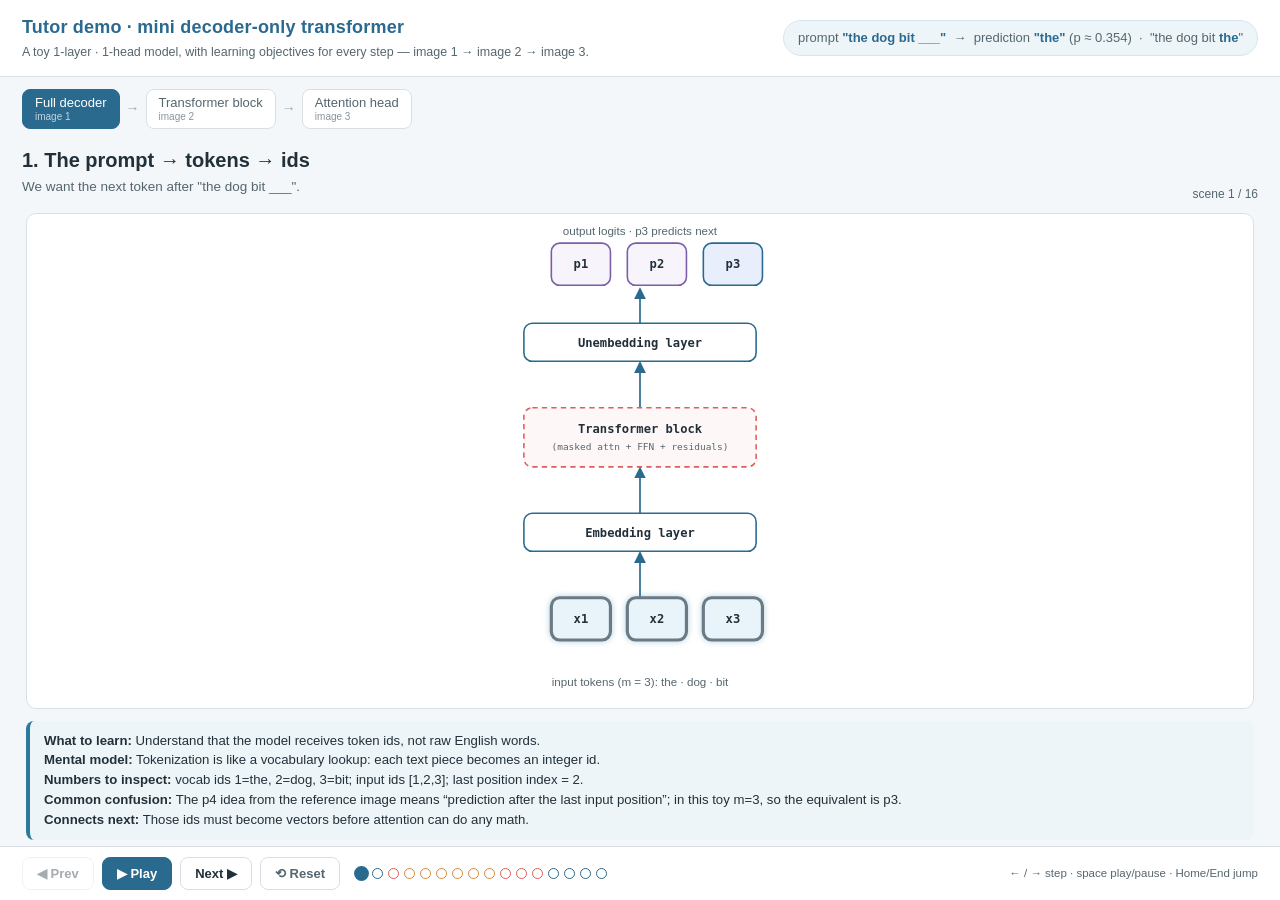
<file: module2-llm-internals/mini-decoder-demo-tutor/index.html>
<!DOCTYPE html>
<html lang="en">
<head>
  <meta charset="utf-8" />
  <meta name="viewport" content="width=device-width, initial-scale=1" />
  <title>Tutor demo — mini decoder-only transformer — "the dog bit ___"</title>
  <link rel="stylesheet" href="./styles.css" />
</head>
<body>
  <header class="topbar">
    <div class="brand">
      <h1>Tutor demo · mini decoder-only transformer</h1>
      <p class="tag">A toy 1-layer · 1-head model, with learning objectives for every step — image&nbsp;1 → image&nbsp;2 → image&nbsp;3.</p>
    </div>
    <div id="headline" class="headline"></div>
  </header>

  <nav id="crumbs" class="crumbs" aria-label="breadcrumbs"></nav>

  <main class="scene">
    <div class="scene-head">
      <div>
        <h2 id="scene-title"></h2>
        <p id="scene-subtitle" class="subtitle"></p>
      </div>
      <span id="counter" class="counter"></span>
    </div>
    <section id="stage" class="stage"></section>
  </main>

  <footer class="controls">
    <div class="btns">
      <button id="prev" class="btn">◀ Prev</button>
      <button id="play" class="btn primary">▶ Play</button>
      <button id="next" class="btn">Next ▶</button>
      <button id="reset" class="btn ghost">⟲ Reset</button>
    </div>
    <div id="dots" class="dots" aria-label="scene selector"></div>
    <div class="keyhint">← / → step · space play/pause · Home/End jump</div>
  </footer>

  <script type="module" src="./app.js"></script>
</body>
</html>
</file>
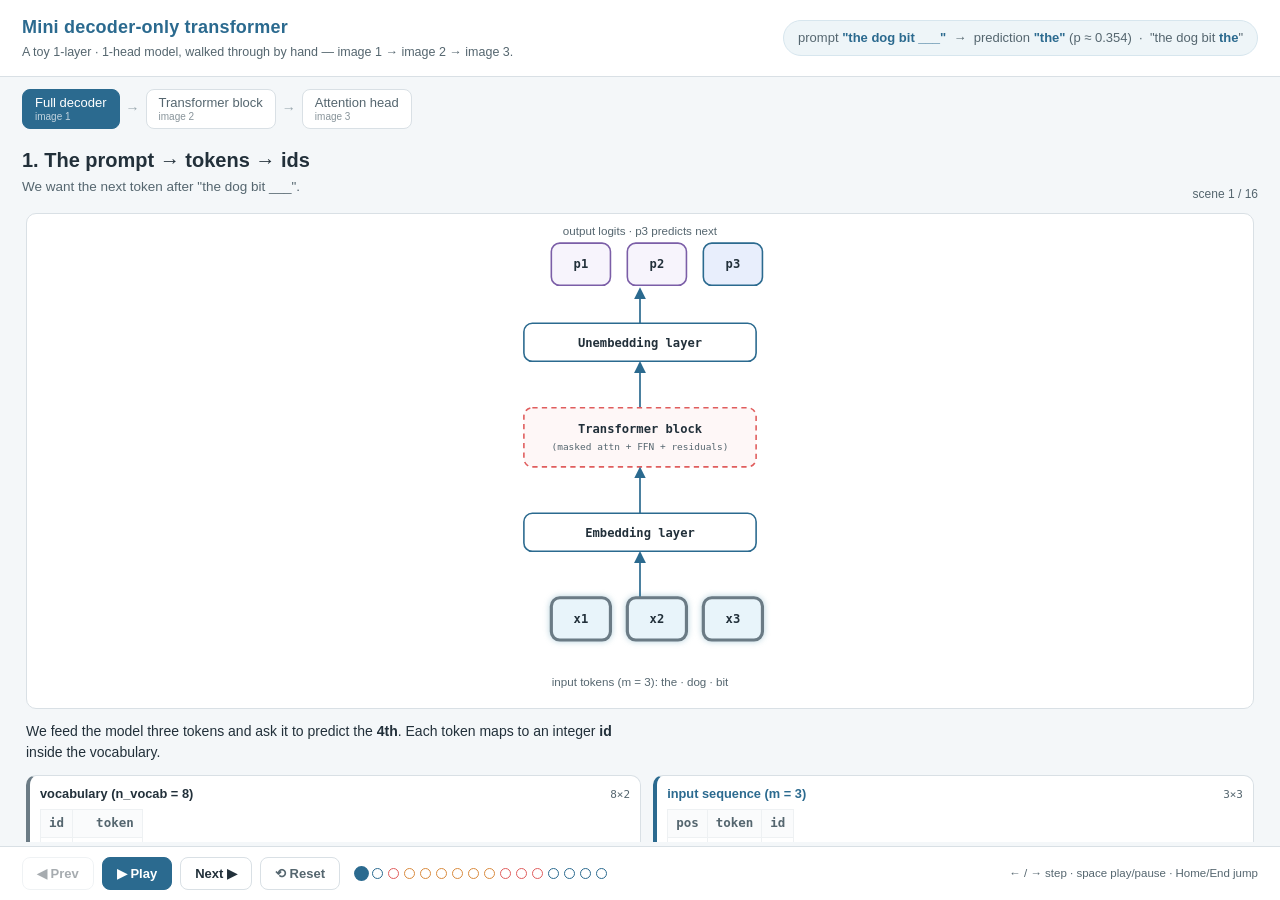
<file: module2-llm-internals/mini-decoder-demo/index.html>
<!DOCTYPE html>
<html lang="en">
<head>
  <meta charset="utf-8" />
  <meta name="viewport" content="width=device-width, initial-scale=1" />
  <title>Mini decoder-only transformer — "the dog bit ___"</title>
  <link rel="stylesheet" href="./styles.css" />
</head>
<body>
  <header class="topbar">
    <div class="brand">
      <h1>Mini decoder-only transformer</h1>
      <p class="tag">A toy 1-layer · 1-head model, walked through by hand — image&nbsp;1 → image&nbsp;2 → image&nbsp;3.</p>
    </div>
    <div id="headline" class="headline"></div>
  </header>

  <nav id="crumbs" class="crumbs" aria-label="breadcrumbs"></nav>

  <main class="scene">
    <div class="scene-head">
      <div>
        <h2 id="scene-title"></h2>
        <p id="scene-subtitle" class="subtitle"></p>
      </div>
      <span id="counter" class="counter"></span>
    </div>
    <section id="stage" class="stage"></section>
  </main>

  <footer class="controls">
    <div class="btns">
      <button id="prev" class="btn">◀ Prev</button>
      <button id="play" class="btn primary">▶ Play</button>
      <button id="next" class="btn">Next ▶</button>
      <button id="reset" class="btn ghost">⟲ Reset</button>
    </div>
    <div id="dots" class="dots" aria-label="scene selector"></div>
    <div class="keyhint">← / → step · space play/pause · Home/End jump</div>
  </footer>

  <script type="module" src="./app.js"></script>
</body>
</html>
</file>
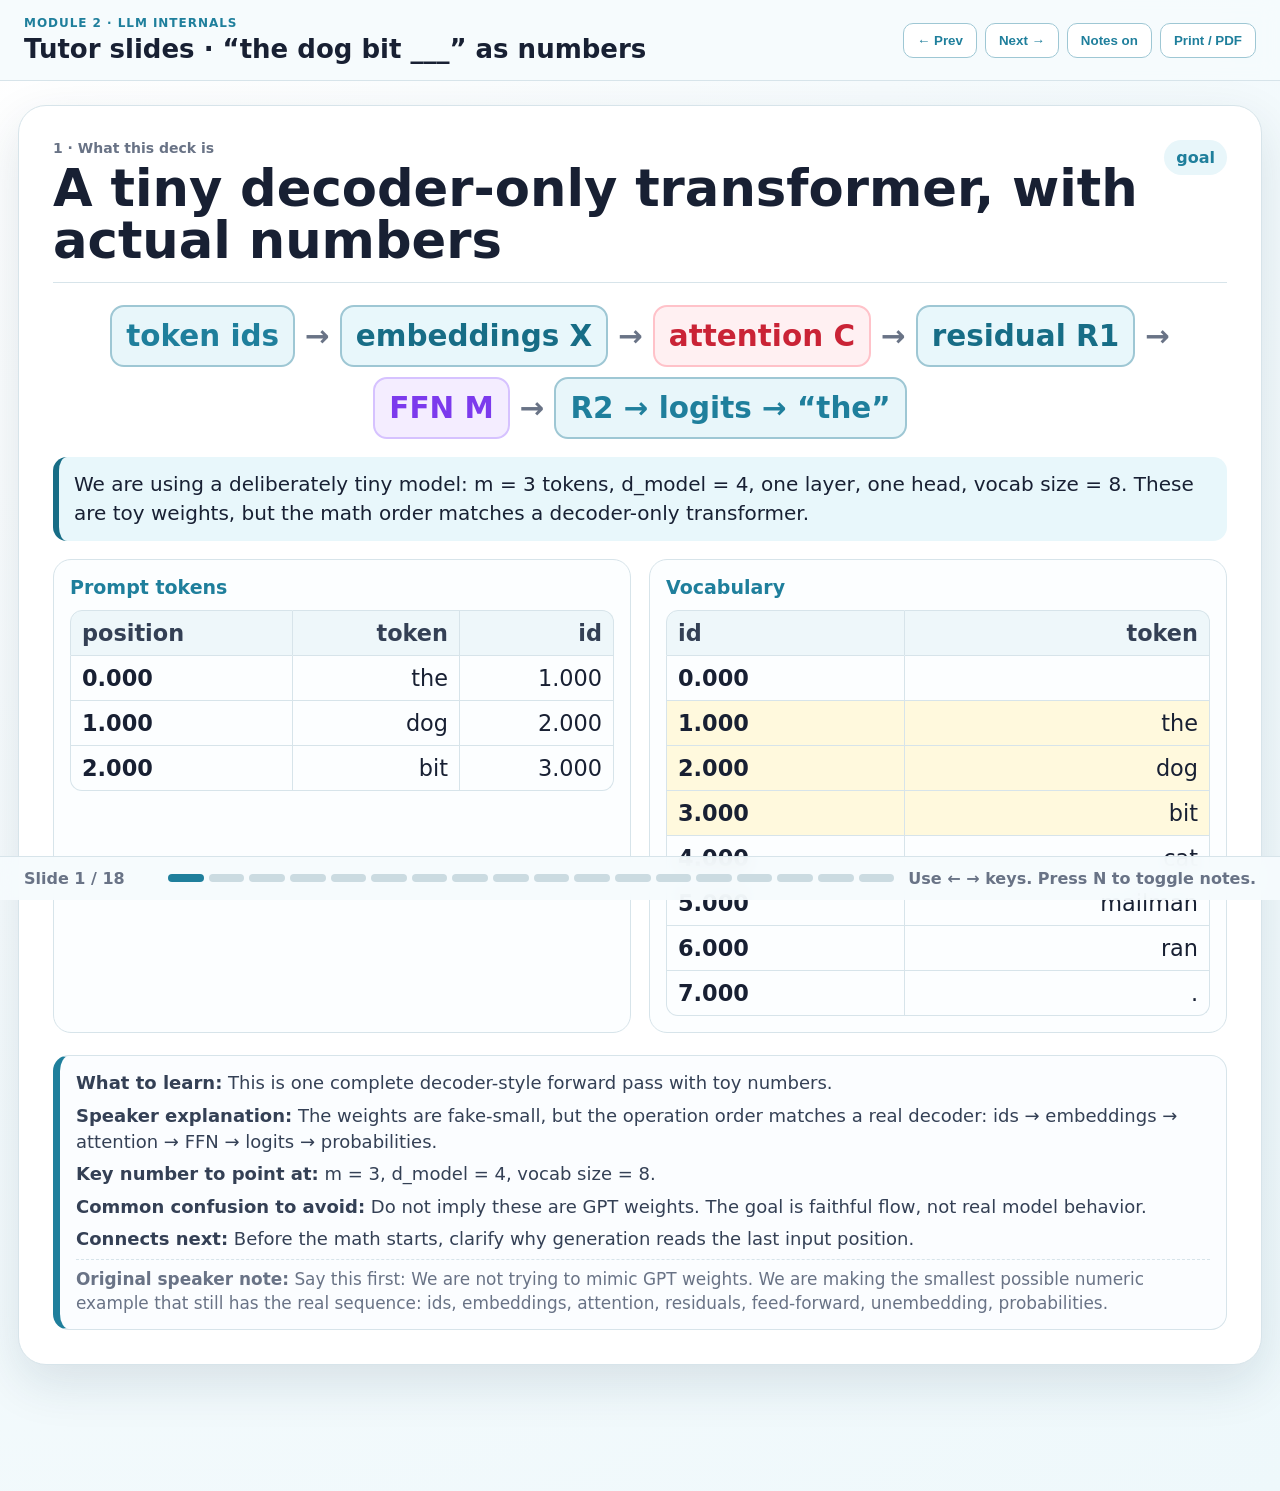
<file: module2-llm-internals/mini-decoder-number-slides-tutor/index.html>
<!doctype html>
<html lang="en">
<head>
  <meta charset="utf-8" />
  <meta name="viewport" content="width=device-width, initial-scale=1" />
  <title>Tutor Number Slideshow · Toy Decoder Transformer</title>
  <link rel="stylesheet" href="./styles.css" />
</head>
<body>
  <header class="topbar">
    <div>
      <div class="eyebrow">Module 2 · LLM internals</div>
      <h1>Tutor slides · “the dog bit ___” as numbers</h1>
    </div>
    <div class="controls" aria-label="slideshow controls">
      <button id="prevBtn" type="button">← Prev</button>
      <button id="nextBtn" type="button">Next →</button>
      <button id="notesBtn" type="button" aria-pressed="true">Notes on</button>
      <button id="printBtn" type="button">Print / PDF</button>
    </div>
  </header>

  <main id="deck" class="deck" aria-live="polite"></main>

  <footer class="statusbar">
    <div id="progressText">Slide 1</div>
    <div id="rail" class="rail" aria-hidden="true"></div>
    <div class="help">Use ← → keys. Press N to toggle notes.</div>
  </footer>

  <script type="module" src="./slides.js"></script>
</body>
</html>
</file>
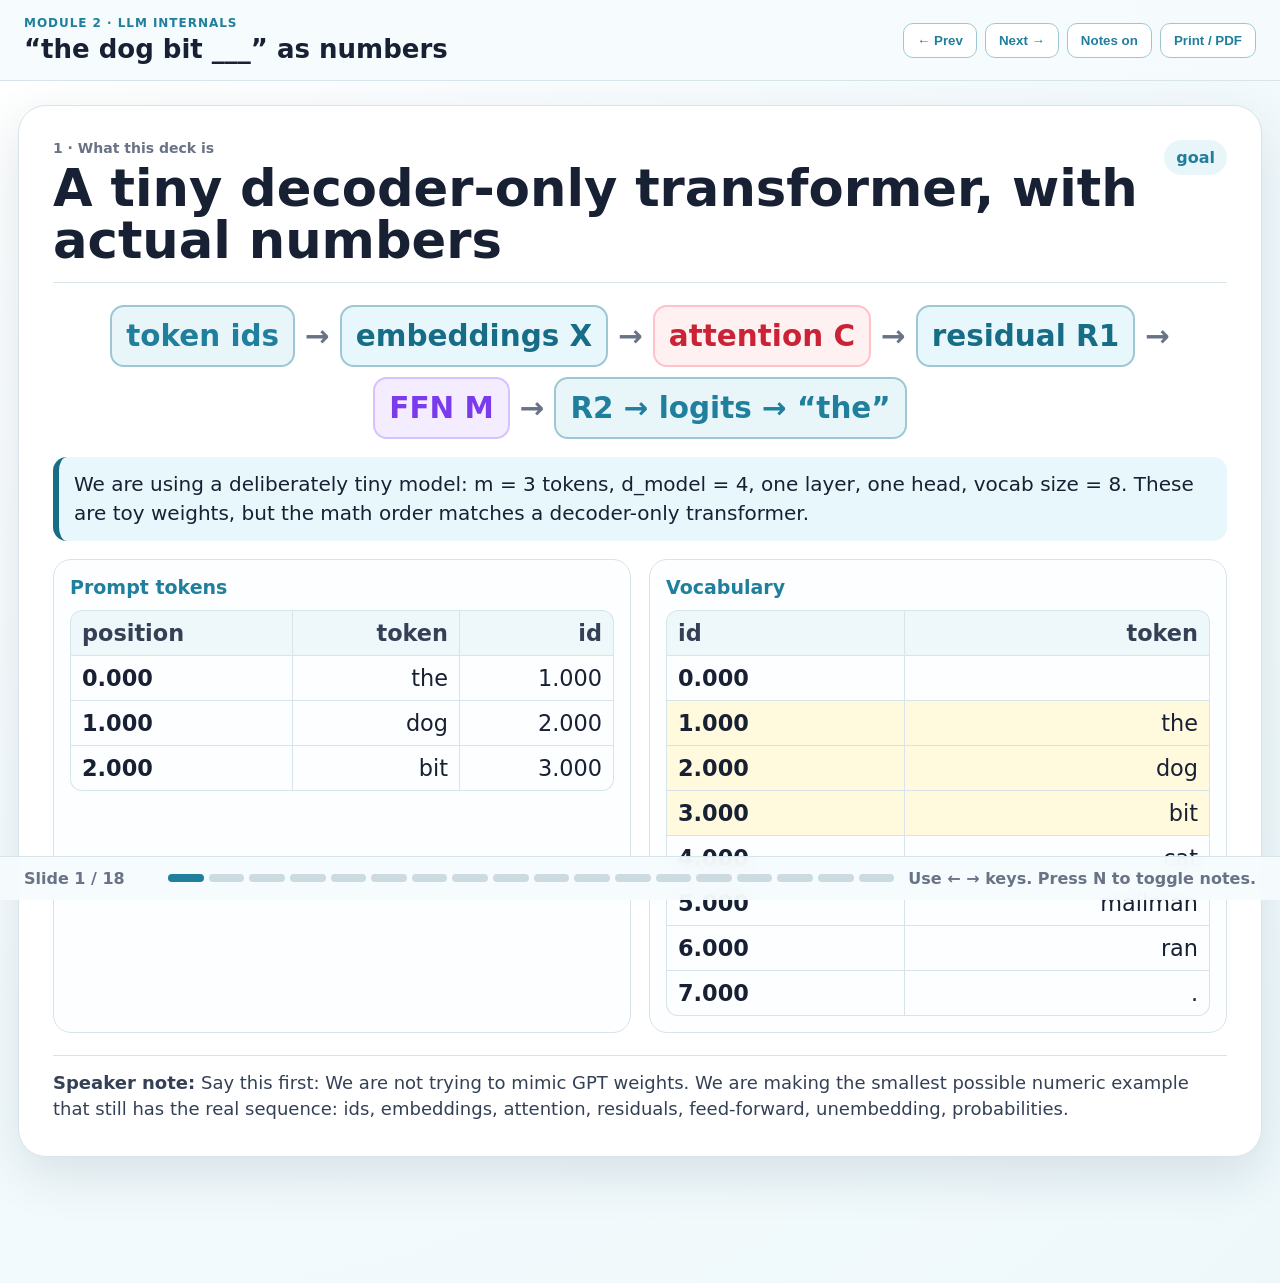
<file: module2-llm-internals/mini-decoder-number-slides/index.html>
<!doctype html>
<html lang="en">
<head>
  <meta charset="utf-8" />
  <meta name="viewport" content="width=device-width, initial-scale=1" />
  <title>Number Slideshow · Toy Decoder Transformer</title>
  <link rel="stylesheet" href="./styles.css" />
</head>
<body>
  <header class="topbar">
    <div>
      <div class="eyebrow">Module 2 · LLM internals</div>
      <h1>“the dog bit ___” as numbers</h1>
    </div>
    <div class="controls" aria-label="slideshow controls">
      <button id="prevBtn" type="button">← Prev</button>
      <button id="nextBtn" type="button">Next →</button>
      <button id="notesBtn" type="button" aria-pressed="true">Notes on</button>
      <button id="printBtn" type="button">Print / PDF</button>
    </div>
  </header>

  <main id="deck" class="deck" aria-live="polite"></main>

  <footer class="statusbar">
    <div id="progressText">Slide 1</div>
    <div id="rail" class="rail" aria-hidden="true"></div>
    <div class="help">Use ← → keys. Press N to toggle notes.</div>
  </footer>

  <script type="module" src="./slides.js"></script>
</body>
</html>
</file>
<file: module2-llm-internals/mini-decoder-demo-tutor/styles.css>
/* styles.css — palette matched to the module diagrams (image 1/2/3) */
:root {
  --ink: #22303a;
  --ink-soft: #55666f;
  --line: #d9e0e5;
  --bg: #f4f7f9;
  --card: #ffffff;

  --embed: #2b7a9b;   /* blue/teal — residual / embedding / active path */
  --resid: #2b6a8f;
  --q: #e05d5d;       /* red — query / attention */
  --k: #2f8fb0;       /* teal — key */
  --v: #3f9b6a;       /* green — value */
  --score: #d98a3d;   /* orange — scores / attention matrix */
  --attn: #e07a9a;    /* pink — attention weights / context */
  --ffn: #7b5ea7;     /* purple — feed-forward */
  --out: #7b5ea7;     /* purple — output / logits */
  --tok: #6b7b85;     /* grey — tokens */
  --omit: #9aa7ae;    /* grey dashed — omitted real-world features */
}

* { box-sizing: border-box; }
html, body { height: 100%; }
body {
  margin: 0;
  font: 14px/1.5 -apple-system, BlinkMacSystemFont, "Segoe UI", Roboto, Helvetica, Arial, sans-serif;
  color: var(--ink);
  background: var(--bg);
  display: flex;
  flex-direction: column;
}

/* ---- top bar ---- */
.topbar {
  display: flex; align-items: center; justify-content: space-between; gap: 16px;
  padding: 14px 22px; background: #fff; border-bottom: 1px solid var(--line);
  flex-wrap: wrap;
}
.brand h1 { margin: 0; font-size: 18px; color: var(--resid); letter-spacing: .2px; }
.brand .tag { margin: 2px 0 0; font-size: 12.5px; color: var(--ink-soft); }
.headline {
  font-size: 13px; color: var(--ink-soft); background: #eef5f8;
  border: 1px solid #d7e6ee; border-radius: 999px; padding: 7px 14px;
}
.headline b { color: var(--resid); }

/* ---- breadcrumbs ---- */
.crumbs { display: flex; align-items: center; gap: 6px; padding: 12px 22px 4px; flex-wrap: wrap; }
.crumb {
  border: 1px solid var(--line); background: #fff; color: var(--ink-soft);
  border-radius: 8px; padding: 6px 12px; cursor: pointer; font-size: 13px;
  display: flex; flex-direction: column; align-items: flex-start; line-height: 1.15;
}
.crumb:hover { border-color: var(--embed); }
.crumb.on { background: var(--resid); color: #fff; border-color: var(--resid); }
.crumb-hint { font-size: 10px; opacity: .7; }
.crumb-sep { color: var(--omit); font-size: 14px; }

/* ---- scene ---- */
.scene { flex: 1; min-height: 0; display: flex; flex-direction: column; padding: 6px 22px 4px; }
.scene-head { display: flex; align-items: flex-end; justify-content: space-between; gap: 12px; }
#scene-title { margin: 6px 0 2px; font-size: 20px; color: var(--ink); }
.subtitle { margin: 0 0 6px; color: var(--ink-soft); font-size: 13.5px; }
.counter { color: var(--ink-soft); font-size: 12px; white-space: nowrap; }

.stage {
  flex: 1; min-height: 0; overflow-y: auto; padding: 10px 4px 20px;
  display: flex; flex-direction: column; gap: 12px;
}

/* ---- prose / notes / formulas / callouts ---- */
.prose { margin: 0; max-width: 78ch; }
.formula {
  font-family: "SFMono-Regular", ui-monospace, Menlo, Consolas, monospace;
  font-size: 14.5px; background: #fff; border: 1px solid var(--line);
  border-radius: 8px; padding: 10px 14px; text-align: center; color: var(--ink);
}
.note {
  border: 1px dashed var(--omit); border-radius: 8px; background: #fafbfc;
  color: var(--ink-soft); padding: 9px 13px; font-size: 12.8px; max-width: 82ch;
}
.callout { border-radius: 8px; padding: 10px 14px; font-size: 13.2px; border-left: 4px solid; }
.callout.info  { background: #eef5f8; border-color: var(--embed); }
.callout.resid { background: #eaf2f7; border-color: var(--resid); }
.callout.attn  { background: #fdeef3; border-color: var(--attn); }
.callout.ffn   { background: #f3effa; border-color: var(--ffn); }

.prow { display: flex; flex-wrap: wrap; gap: 12px; align-items: flex-start; }
.prow > * { flex: 1 1 auto; }

/* inline colored spans used in prose/formulas */
.c-q { color: var(--q); font-weight: 600; }
.c-k { color: var(--k); font-weight: 600; }
.c-v { color: var(--v); font-weight: 600; }
.c-attn { color: var(--score); font-weight: 600; }
.c-ffn { color: var(--ffn); font-weight: 600; }

/* ---- cards (matrices / vectors) ---- */
.card { background: var(--card); border: 1px solid var(--line); border-radius: 10px; padding: 8px 10px; }
.card.mat { border-left: 4px solid var(--tok); }
.card-head { display: flex; align-items: baseline; justify-content: space-between; gap: 10px; margin-bottom: 6px; }
.card-label { font-weight: 600; font-size: 12.8px; }
.shape { font-size: 11px; color: var(--ink-soft); font-family: ui-monospace, monospace; }

table { border-collapse: collapse; font-family: ui-monospace, Menlo, Consolas, monospace; font-size: 12.5px; }
.mat.small table { font-size: 11.5px; }
th, td { padding: 4px 8px; text-align: right; border: 1px solid #eef1f3; }
thead th { color: var(--ink-soft); font-weight: 600; background: #fafbfc; text-align: right; }
th.corner { background: transparent; border: none; }
th.rowlab { text-align: left; color: var(--ink-soft); font-weight: 600; background: #fafbfc; }
td.cell-text { text-align: left; color: var(--ink); }
tr.hl-row td, tr.hl-row th.rowlab { background: #eef7fb; box-shadow: inset 0 0 0 1px #bfe0ee; }
tr.pad-row td, tr.pad-row th.rowlab { color: var(--omit); background: repeating-linear-gradient(45deg,#fafbfc,#fafbfc 6px,#f1f3f5 6px,#f1f3f5 7px); }
td.cell-mask { color: var(--q); background: repeating-linear-gradient(45deg,#fff,#fff 5px,#fbeaea 5px,#fbeaea 6px); font-weight: 600; }
td.cell-zero { color: #b9c2c8; }
td.cell-neg { color: var(--q); }
td.rowsum { color: var(--attn); border: none; font-weight: 600; }

/* color accents per card kind */
.mat.embed, .vec.resid, .mat.resid { border-left-color: var(--resid); }
.mat.q { border-left-color: var(--q); }
.mat.k { border-left-color: var(--k); }
.mat.v { border-left-color: var(--v); }
.mat.score { border-left-color: var(--score); }
.mat.attn { border-left-color: var(--attn); }
.mat.ffn { border-left-color: var(--ffn); }
.mat.out { border-left-color: var(--out); }
.mat.plain { border-left-color: var(--tok); }
.mat.embed .card-label { color: var(--resid); }
.mat.q .card-label { color: var(--q); }
.mat.k .card-label { color: var(--k); }
.mat.v .card-label { color: var(--v); }
.mat.score .card-label { color: var(--score); }
.mat.attn .card-label { color: var(--attn); }
.mat.ffn .card-label { color: var(--ffn); }
.mat.out .card-label { color: var(--out); }

/* ---- vectors ---- */
.card.vec { border-left: 4px solid var(--resid); }
.vrow { display: flex; gap: 6px; flex-wrap: wrap; }
.vcell {
  display: flex; flex-direction: column; align-items: center; gap: 2px;
  border: 1px solid var(--line); border-radius: 7px; padding: 6px 10px; min-width: 62px; background: #fbfdfe;
}
.vlab { font-size: 10px; color: var(--ink-soft); }
.vval { font-family: ui-monospace, monospace; font-size: 13px; }
.vcell.hl { border-color: var(--resid); background: #eef7fb; }

/* ---- bars ---- */
.card.bars { border-left: 4px solid var(--out); }
.barlist { display: flex; flex-direction: column; gap: 5px; }
.bar-row { display: grid; grid-template-columns: 88px 1fr 62px; align-items: center; gap: 10px; }
.bar-name { font-family: ui-monospace, monospace; font-size: 12.5px; text-align: right; }
.bar-track { background: #eef1f3; border-radius: 6px; height: 16px; overflow: hidden; }
.bar-fill { display: block; height: 100%; background: linear-gradient(90deg,#a98fd0,#7b5ea7); border-radius: 6px; }
.bar-val { font-family: ui-monospace, monospace; font-size: 12px; color: var(--ink-soft); }
.bar-row.top .bar-fill { background: linear-gradient(90deg,#4fa8c9,#2b7a9b); }
.bar-row.top .bar-name { color: var(--resid); font-weight: 700; }
.bar-row.masked .bar-name, .bar-row.masked .bar-val { color: var(--omit); }
.bar-row.masked .bar-track { background: repeating-linear-gradient(45deg,#f3f5f6,#f3f5f6 5px,#e9ecee 5px,#e9ecee 6px); }

/* ---- SVG schematics ---- */
.diagram-wrap { display: flex; justify-content: center; background: #fff; border: 1px solid var(--line); border-radius: 10px; padding: 8px; }
.diagram-wrap.attn { overflow-x: auto; }
.schematic { width: 100%; max-width: 380px; height: auto; }
.schematic.wide { max-width: 760px; }
.node { fill: #fff; stroke: var(--tok); stroke-width: 1.5; }
.node.tok { stroke: var(--tok); }
.node.embed { stroke: var(--resid); }
.node.block { stroke: var(--q); fill: #fef7f7; }
.node.attn { stroke: var(--q); fill: #fef6f6; }
.node.ffn { stroke: var(--ffn); fill: #f7f4fc; }
.node.add { stroke: var(--tok); fill: #fafbfc; }
.node.ln { stroke: var(--omit); fill: #fafbfc; }
.node.score { stroke: var(--score); fill: #fdf6ee; }
.node.qkv { stroke: var(--q); fill: #fdf6f6; }
.node.rope { stroke: var(--k); fill: #eef7fa; }
.node.out { stroke: var(--out); fill: #f7f4fc; }
.node.on { stroke-width: 3; filter: drop-shadow(0 0 3px rgba(43,122,155,.35)); }
.node.tok.on, .node.embed.on { fill: #e8f4fa; }
.node.out.pred { fill: #e8eefc; stroke: var(--resid); }
.dlabel { font: 600 11.5px ui-monospace, monospace; fill: var(--ink); text-anchor: middle; }
.dsub { font: 9px ui-monospace, monospace; fill: var(--ink-soft); text-anchor: middle; }
.dcap { font: 11px -apple-system, sans-serif; fill: var(--ink-soft); text-anchor: middle; }
.dside { font: 10px ui-monospace, monospace; fill: var(--omit); text-anchor: middle; }
.edge { stroke: var(--resid); stroke-width: 1.6; }
.ahead { fill: var(--resid); }
.resid { fill: none; stroke: var(--omit); stroke-width: 1.4; stroke-dasharray: 4 3; }
.resid.on { stroke: var(--resid); stroke-width: 2; }

/* ---- controls ---- */
.controls {
  border-top: 1px solid var(--line); background: #fff;
  padding: 10px 22px; display: flex; align-items: center; gap: 16px; flex-wrap: wrap;
}
.btns { display: flex; gap: 8px; }
.btn {
  border: 1px solid var(--line); background: #fff; color: var(--ink);
  border-radius: 8px; padding: 8px 14px; cursor: pointer; font-size: 13px; font-weight: 600;
}
.btn:hover:not(:disabled) { border-color: var(--embed); }
.btn:disabled { opacity: .4; cursor: default; }
.btn.primary { background: var(--resid); color: #fff; border-color: var(--resid); }
.btn.primary.active { background: var(--q); border-color: var(--q); }
.btn.ghost { color: var(--ink-soft); }
.dots { display: flex; gap: 5px; flex: 1; flex-wrap: wrap; }
.dot { width: 11px; height: 11px; border-radius: 50%; border: 1px solid var(--line); background: #fff; cursor: pointer; padding: 0; }
.dot.full { border-color: var(--resid); }
.dot.block { border-color: var(--q); }
.dot.attn { border-color: var(--score); }
.dot.on { transform: scale(1.35); }
.dot.full.on { background: var(--resid); }
.dot.block.on { background: var(--q); }
.dot.attn.on { background: var(--score); }
.keyhint { font-size: 11.5px; color: var(--ink-soft); }

@media (max-width: 720px) {
  .headline { display: none; }
  .bar-row { grid-template-columns: 70px 1fr 56px; }
}
</file>
<file: module2-llm-internals/mini-decoder-demo/styles.css>
/* styles.css — palette matched to the module diagrams (image 1/2/3) */
:root {
  --ink: #22303a;
  --ink-soft: #55666f;
  --line: #d9e0e5;
  --bg: #f4f7f9;
  --card: #ffffff;

  --embed: #2b7a9b;   /* blue/teal — residual / embedding / active path */
  --resid: #2b6a8f;
  --q: #e05d5d;       /* red — query / attention */
  --k: #2f8fb0;       /* teal — key */
  --v: #3f9b6a;       /* green — value */
  --score: #d98a3d;   /* orange — scores / attention matrix */
  --attn: #e07a9a;    /* pink — attention weights / context */
  --ffn: #7b5ea7;     /* purple — feed-forward */
  --out: #7b5ea7;     /* purple — output / logits */
  --tok: #6b7b85;     /* grey — tokens */
  --omit: #9aa7ae;    /* grey dashed — omitted real-world features */
}

* { box-sizing: border-box; }
html, body { height: 100%; }
body {
  margin: 0;
  font: 14px/1.5 -apple-system, BlinkMacSystemFont, "Segoe UI", Roboto, Helvetica, Arial, sans-serif;
  color: var(--ink);
  background: var(--bg);
  display: flex;
  flex-direction: column;
}

/* ---- top bar ---- */
.topbar {
  display: flex; align-items: center; justify-content: space-between; gap: 16px;
  padding: 14px 22px; background: #fff; border-bottom: 1px solid var(--line);
  flex-wrap: wrap;
}
.brand h1 { margin: 0; font-size: 18px; color: var(--resid); letter-spacing: .2px; }
.brand .tag { margin: 2px 0 0; font-size: 12.5px; color: var(--ink-soft); }
.headline {
  font-size: 13px; color: var(--ink-soft); background: #eef5f8;
  border: 1px solid #d7e6ee; border-radius: 999px; padding: 7px 14px;
}
.headline b { color: var(--resid); }

/* ---- breadcrumbs ---- */
.crumbs { display: flex; align-items: center; gap: 6px; padding: 12px 22px 4px; flex-wrap: wrap; }
.crumb {
  border: 1px solid var(--line); background: #fff; color: var(--ink-soft);
  border-radius: 8px; padding: 6px 12px; cursor: pointer; font-size: 13px;
  display: flex; flex-direction: column; align-items: flex-start; line-height: 1.15;
}
.crumb:hover { border-color: var(--embed); }
.crumb.on { background: var(--resid); color: #fff; border-color: var(--resid); }
.crumb-hint { font-size: 10px; opacity: .7; }
.crumb-sep { color: var(--omit); font-size: 14px; }

/* ---- scene ---- */
.scene { flex: 1; min-height: 0; display: flex; flex-direction: column; padding: 6px 22px 4px; }
.scene-head { display: flex; align-items: flex-end; justify-content: space-between; gap: 12px; }
#scene-title { margin: 6px 0 2px; font-size: 20px; color: var(--ink); }
.subtitle { margin: 0 0 6px; color: var(--ink-soft); font-size: 13.5px; }
.counter { color: var(--ink-soft); font-size: 12px; white-space: nowrap; }

.stage {
  flex: 1; min-height: 0; overflow-y: auto; padding: 10px 4px 20px;
  display: flex; flex-direction: column; gap: 12px;
}

/* ---- prose / notes / formulas / callouts ---- */
.prose { margin: 0; max-width: 78ch; }
.formula {
  font-family: "SFMono-Regular", ui-monospace, Menlo, Consolas, monospace;
  font-size: 14.5px; background: #fff; border: 1px solid var(--line);
  border-radius: 8px; padding: 10px 14px; text-align: center; color: var(--ink);
}
.note {
  border: 1px dashed var(--omit); border-radius: 8px; background: #fafbfc;
  color: var(--ink-soft); padding: 9px 13px; font-size: 12.8px; max-width: 82ch;
}
.callout { border-radius: 8px; padding: 10px 14px; font-size: 13.2px; border-left: 4px solid; }
.callout.info  { background: #eef5f8; border-color: var(--embed); }
.callout.resid { background: #eaf2f7; border-color: var(--resid); }
.callout.attn  { background: #fdeef3; border-color: var(--attn); }
.callout.ffn   { background: #f3effa; border-color: var(--ffn); }

.prow { display: flex; flex-wrap: wrap; gap: 12px; align-items: flex-start; }
.prow > * { flex: 1 1 auto; }

/* inline colored spans used in prose/formulas */
.c-q { color: var(--q); font-weight: 600; }
.c-k { color: var(--k); font-weight: 600; }
.c-v { color: var(--v); font-weight: 600; }
.c-attn { color: var(--score); font-weight: 600; }
.c-ffn { color: var(--ffn); font-weight: 600; }

/* ---- cards (matrices / vectors) ---- */
.card { background: var(--card); border: 1px solid var(--line); border-radius: 10px; padding: 8px 10px; }
.card.mat { border-left: 4px solid var(--tok); }
.card-head { display: flex; align-items: baseline; justify-content: space-between; gap: 10px; margin-bottom: 6px; }
.card-label { font-weight: 600; font-size: 12.8px; }
.shape { font-size: 11px; color: var(--ink-soft); font-family: ui-monospace, monospace; }

table { border-collapse: collapse; font-family: ui-monospace, Menlo, Consolas, monospace; font-size: 12.5px; }
.mat.small table { font-size: 11.5px; }
th, td { padding: 4px 8px; text-align: right; border: 1px solid #eef1f3; }
thead th { color: var(--ink-soft); font-weight: 600; background: #fafbfc; text-align: right; }
th.corner { background: transparent; border: none; }
th.rowlab { text-align: left; color: var(--ink-soft); font-weight: 600; background: #fafbfc; }
td.cell-text { text-align: left; color: var(--ink); }
tr.hl-row td, tr.hl-row th.rowlab { background: #eef7fb; box-shadow: inset 0 0 0 1px #bfe0ee; }
tr.pad-row td, tr.pad-row th.rowlab { color: var(--omit); background: repeating-linear-gradient(45deg,#fafbfc,#fafbfc 6px,#f1f3f5 6px,#f1f3f5 7px); }
td.cell-mask { color: var(--q); background: repeating-linear-gradient(45deg,#fff,#fff 5px,#fbeaea 5px,#fbeaea 6px); font-weight: 600; }
td.cell-zero { color: #b9c2c8; }
td.cell-neg { color: var(--q); }
td.rowsum { color: var(--attn); border: none; font-weight: 600; }

/* color accents per card kind */
.mat.embed, .vec.resid, .mat.resid { border-left-color: var(--resid); }
.mat.q { border-left-color: var(--q); }
.mat.k { border-left-color: var(--k); }
.mat.v { border-left-color: var(--v); }
.mat.score { border-left-color: var(--score); }
.mat.attn { border-left-color: var(--attn); }
.mat.ffn { border-left-color: var(--ffn); }
.mat.out { border-left-color: var(--out); }
.mat.plain { border-left-color: var(--tok); }
.mat.embed .card-label { color: var(--resid); }
.mat.q .card-label { color: var(--q); }
.mat.k .card-label { color: var(--k); }
.mat.v .card-label { color: var(--v); }
.mat.score .card-label { color: var(--score); }
.mat.attn .card-label { color: var(--attn); }
.mat.ffn .card-label { color: var(--ffn); }
.mat.out .card-label { color: var(--out); }

/* ---- vectors ---- */
.card.vec { border-left: 4px solid var(--resid); }
.vrow { display: flex; gap: 6px; flex-wrap: wrap; }
.vcell {
  display: flex; flex-direction: column; align-items: center; gap: 2px;
  border: 1px solid var(--line); border-radius: 7px; padding: 6px 10px; min-width: 62px; background: #fbfdfe;
}
.vlab { font-size: 10px; color: var(--ink-soft); }
.vval { font-family: ui-monospace, monospace; font-size: 13px; }
.vcell.hl { border-color: var(--resid); background: #eef7fb; }

/* ---- bars ---- */
.card.bars { border-left: 4px solid var(--out); }
.barlist { display: flex; flex-direction: column; gap: 5px; }
.bar-row { display: grid; grid-template-columns: 88px 1fr 62px; align-items: center; gap: 10px; }
.bar-name { font-family: ui-monospace, monospace; font-size: 12.5px; text-align: right; }
.bar-track { background: #eef1f3; border-radius: 6px; height: 16px; overflow: hidden; }
.bar-fill { display: block; height: 100%; background: linear-gradient(90deg,#a98fd0,#7b5ea7); border-radius: 6px; }
.bar-val { font-family: ui-monospace, monospace; font-size: 12px; color: var(--ink-soft); }
.bar-row.top .bar-fill { background: linear-gradient(90deg,#4fa8c9,#2b7a9b); }
.bar-row.top .bar-name { color: var(--resid); font-weight: 700; }
.bar-row.masked .bar-name, .bar-row.masked .bar-val { color: var(--omit); }
.bar-row.masked .bar-track { background: repeating-linear-gradient(45deg,#f3f5f6,#f3f5f6 5px,#e9ecee 5px,#e9ecee 6px); }

/* ---- SVG schematics ---- */
.diagram-wrap { display: flex; justify-content: center; background: #fff; border: 1px solid var(--line); border-radius: 10px; padding: 8px; }
.diagram-wrap.attn { overflow-x: auto; }
.schematic { width: 100%; max-width: 380px; height: auto; }
.schematic.wide { max-width: 760px; }
.node { fill: #fff; stroke: var(--tok); stroke-width: 1.5; }
.node.tok { stroke: var(--tok); }
.node.embed { stroke: var(--resid); }
.node.block { stroke: var(--q); fill: #fef7f7; }
.node.attn { stroke: var(--q); fill: #fef6f6; }
.node.ffn { stroke: var(--ffn); fill: #f7f4fc; }
.node.add { stroke: var(--tok); fill: #fafbfc; }
.node.ln { stroke: var(--omit); fill: #fafbfc; }
.node.score { stroke: var(--score); fill: #fdf6ee; }
.node.qkv { stroke: var(--q); fill: #fdf6f6; }
.node.rope { stroke: var(--k); fill: #eef7fa; }
.node.out { stroke: var(--out); fill: #f7f4fc; }
.node.on { stroke-width: 3; filter: drop-shadow(0 0 3px rgba(43,122,155,.35)); }
.node.tok.on, .node.embed.on { fill: #e8f4fa; }
.node.out.pred { fill: #e8eefc; stroke: var(--resid); }
.dlabel { font: 600 11.5px ui-monospace, monospace; fill: var(--ink); text-anchor: middle; }
.dsub { font: 9px ui-monospace, monospace; fill: var(--ink-soft); text-anchor: middle; }
.dcap { font: 11px -apple-system, sans-serif; fill: var(--ink-soft); text-anchor: middle; }
.dside { font: 10px ui-monospace, monospace; fill: var(--omit); text-anchor: middle; }
.edge { stroke: var(--resid); stroke-width: 1.6; }
.ahead { fill: var(--resid); }
.resid { fill: none; stroke: var(--omit); stroke-width: 1.4; stroke-dasharray: 4 3; }
.resid.on { stroke: var(--resid); stroke-width: 2; }

/* ---- controls ---- */
.controls {
  border-top: 1px solid var(--line); background: #fff;
  padding: 10px 22px; display: flex; align-items: center; gap: 16px; flex-wrap: wrap;
}
.btns { display: flex; gap: 8px; }
.btn {
  border: 1px solid var(--line); background: #fff; color: var(--ink);
  border-radius: 8px; padding: 8px 14px; cursor: pointer; font-size: 13px; font-weight: 600;
}
.btn:hover:not(:disabled) { border-color: var(--embed); }
.btn:disabled { opacity: .4; cursor: default; }
.btn.primary { background: var(--resid); color: #fff; border-color: var(--resid); }
.btn.primary.active { background: var(--q); border-color: var(--q); }
.btn.ghost { color: var(--ink-soft); }
.dots { display: flex; gap: 5px; flex: 1; flex-wrap: wrap; }
.dot { width: 11px; height: 11px; border-radius: 50%; border: 1px solid var(--line); background: #fff; cursor: pointer; padding: 0; }
.dot.full { border-color: var(--resid); }
.dot.block { border-color: var(--q); }
.dot.attn { border-color: var(--score); }
.dot.on { transform: scale(1.35); }
.dot.full.on { background: var(--resid); }
.dot.block.on { background: var(--q); }
.dot.attn.on { background: var(--score); }
.keyhint { font-size: 11.5px; color: var(--ink-soft); }

@media (max-width: 720px) {
  .headline { display: none; }
  .bar-row { grid-template-columns: 70px 1fr 56px; }
}
</file>
<file: module2-llm-internals/mini-decoder-number-slides-tutor/styles.css>
:root {
  --bg: #f6fbfd;
  --paper: #ffffff;
  --ink: #182033;
  --muted: #697386;
  --line: #d7e4ea;
  --blue: #1f7f9c;
  --blue-soft: #e8f6fa;
  --red: #ff5a6b;
  --red-soft: #fff0f2;
  --green: #2e8f55;
  --green-soft: #edf9f1;
  --purple: #7c3aed;
  --purple-soft: #f4edff;
  --orange: #b95f16;
  --orange-soft: #fff3e8;
  --resid: #176d86;
  --resid-soft: #e8f7fb;
  --shadow: 0 18px 50px rgba(18, 52, 72, 0.12);
  font-family: ui-sans-serif, system-ui, -apple-system, BlinkMacSystemFont, "Segoe UI", sans-serif;
}

* { box-sizing: border-box; }
body {
  margin: 0;
  min-height: 100vh;
  background: radial-gradient(circle at top left, #ffffff 0, var(--bg) 45%, #eef8fb 100%);
  color: var(--ink);
}

.topbar, .statusbar {
  position: sticky;
  z-index: 10;
  background: rgba(246, 251, 253, 0.92);
  backdrop-filter: blur(10px);
  border-color: var(--line);
}
.topbar {
  top: 0;
  display: flex;
  align-items: center;
  justify-content: space-between;
  gap: 24px;
  padding: 16px 24px;
  border-bottom: 1px solid var(--line);
}
.eyebrow {
  color: var(--blue);
  font-weight: 800;
  letter-spacing: .08em;
  text-transform: uppercase;
  font-size: 12px;
}
h1 { margin: 4px 0 0; font-size: 26px; }
.controls { display: flex; flex-wrap: wrap; gap: 8px; }
button {
  border: 1px solid #9ec7d4;
  background: white;
  color: var(--blue);
  border-radius: 10px;
  padding: 9px 13px;
  font-weight: 800;
  cursor: pointer;
}
button:hover { background: var(--blue-soft); }

.deck {
  width: min(1280px, calc(100vw - 36px));
  margin: 24px auto 82px;
}
.slide {
  display: none;
  min-height: calc(100vh - 180px);
  background: var(--paper);
  border: 1px solid var(--line);
  border-radius: 28px;
  box-shadow: var(--shadow);
  padding: 34px;
}
.slide.active { display: grid; grid-template-rows: auto 1fr auto; gap: 22px; }
.slide.print-slide { display: grid; }
.slide-header {
  display: grid;
  grid-template-columns: 1fr auto;
  gap: 16px;
  align-items: start;
  border-bottom: 1px solid var(--line);
  padding-bottom: 16px;
}
.slide-kicker { color: var(--muted); font-weight: 800; font-size: 14px; }
.slide h2 { margin: 6px 0 0; font-size: clamp(30px, 4vw, 54px); line-height: 1.02; }
.badge {
  border-radius: 999px;
  padding: 8px 12px;
  font-weight: 900;
  background: var(--blue-soft);
  color: var(--blue);
  white-space: nowrap;
}
.content { display: grid; gap: 18px; align-content: start; }
.two { display: grid; grid-template-columns: 1fr 1fr; gap: 18px; }
.three { display: grid; grid-template-columns: repeat(3, 1fr); gap: 18px; }
.card {
  border: 1px solid var(--line);
  border-radius: 18px;
  padding: 16px;
  background: #fcfeff;
}
.card h3 { margin: 0 0 12px; color: var(--blue); font-size: 19px; }
.big {
  font-size: clamp(24px, 3.5vw, 46px);
  line-height: 1.18;
  font-weight: 900;
}
.formula {
  font-family: ui-monospace, SFMono-Regular, Menlo, Consolas, monospace;
  font-size: clamp(22px, 2.6vw, 38px);
  line-height: 1.35;
  background: #f7fbfd;
  border: 1px dashed #a8cbd6;
  border-radius: 18px;
  padding: 16px 18px;
  overflow-x: auto;
}
.mini-formula {
  font-family: ui-monospace, SFMono-Regular, Menlo, Consolas, monospace;
  font-size: 17px;
  line-height: 1.4;
  color: #26334d;
}
.note {
  border-left: 6px solid var(--resid);
  background: var(--resid-soft);
  border-radius: 14px;
  padding: 13px 15px;
  font-size: 20px;
  line-height: 1.45;
}
.speaker {
  border-top: 1px solid var(--line);
  padding-top: 14px;
  color: #344055;
  font-size: 18px;
  line-height: 1.42;
}
.teaching {
  display: grid;
  gap: 7px;
  background: #fbfdff;
  border: 1px solid var(--line);
  border-left: 7px solid var(--blue);
  border-radius: 16px;
  padding: 14px 16px;
}
.teaching p { margin: 0; }
.teaching .original-note {
  color: var(--muted);
  font-size: 0.94em;
  padding-top: 7px;
  border-top: 1px dashed var(--line);
}
body.hide-notes .speaker { display: none; }

.table-wrap { overflow-x: auto; }
table {
  width: 100%;
  border-collapse: separate;
  border-spacing: 0;
  font-variant-numeric: tabular-nums;
  font-size: clamp(16px, 1.75vw, 24px);
}
th, td {
  border-right: 1px solid var(--line);
  border-bottom: 1px solid var(--line);
  padding: 9px 11px;
  text-align: right;
  white-space: nowrap;
}
th:first-child, td:first-child { border-left: 1px solid var(--line); text-align: left; font-weight: 800; }
thead th { border-top: 1px solid var(--line); background: #eef7fa; color: #344055; }
thead th:first-child { border-top-left-radius: 12px; }
thead th:last-child { border-top-right-radius: 12px; }
tbody tr:last-child td:first-child { border-bottom-left-radius: 12px; }
tbody tr:last-child td:last-child { border-bottom-right-radius: 12px; }
tr.highlight td, tr.highlight th { background: #fff9dd; }
td.inf { color: var(--muted); background: #f4f4f4; }
td.zero { color: #a0a8b5; }

.flow {
  display: flex;
  flex-wrap: wrap;
  gap: 10px;
  align-items: center;
  justify-content: center;
  font-weight: 900;
  font-size: clamp(18px, 2.3vw, 32px);
}
.flow span {
  border: 2px solid var(--line);
  border-radius: 14px;
  padding: 12px 14px;
  background: white;
}
.flow .arrow { border: 0; padding: 0; color: var(--muted); background: transparent; }
.flow .hot { background: var(--blue-soft); border-color: #9ec7d4; color: var(--blue); }
.flow .attn { background: var(--red-soft); border-color: #ffc2c9; color: #ca2336; }
.flow .ffn { background: var(--purple-soft); border-color: #d6c2ff; color: var(--purple); }
.flow .resid { background: var(--resid-soft); border-color: #9ec7d4; color: var(--resid); }

.bars { display: grid; gap: 9px; }
.bar-row { display: grid; grid-template-columns: 96px 1fr 78px; gap: 10px; align-items: center; }
.bar-label { font-weight: 900; }
.bar-track { height: 28px; border-radius: 999px; background: #eef2f5; overflow: hidden; border: 1px solid var(--line); }
.bar-fill { height: 100%; border-radius: inherit; background: linear-gradient(90deg, var(--blue), #54bdd4); }
.bar-row.top .bar-fill { background: linear-gradient(90deg, var(--green), #7ad899); }
.bar-row.masked { opacity: .45; }

.color-q { color: var(--red); font-weight: 900; }
.color-k { color: var(--blue); font-weight: 900; }
.color-v { color: var(--green); font-weight: 900; }
.color-a { color: var(--orange); font-weight: 900; }
.color-r { color: var(--resid); font-weight: 900; }
.color-f { color: var(--purple); font-weight: 900; }

.statusbar {
  bottom: 0;
  display: grid;
  grid-template-columns: 130px 1fr auto;
  gap: 14px;
  align-items: center;
  padding: 12px 24px;
  border-top: 1px solid var(--line);
  color: var(--muted);
  font-weight: 800;
}
.rail { display: flex; gap: 5px; }
.dot { height: 8px; flex: 1; border-radius: 99px; background: #cbdbe1; }
.dot.active { background: var(--blue); }

@media (max-width: 900px) {
  .topbar, .statusbar { position: static; }
  .topbar { align-items: flex-start; flex-direction: column; }
  .two, .three { grid-template-columns: 1fr; }
  .slide { padding: 22px; min-height: auto; }
  .statusbar { grid-template-columns: 1fr; }
}

@media print {
  body { background: white; }
  .topbar, .statusbar { display: none; }
  .deck { width: auto; margin: 0; }
  .slide, .slide.active {
    display: grid !important;
    page-break-after: always;
    min-height: 0;
    box-shadow: none;
    border: 1px solid #ddd;
    border-radius: 0;
    padding: 22px;
  }
  .speaker { display: block !important; }
  h2 { font-size: 30px !important; }
  table { font-size: 13px; }
  .formula { font-size: 18px; }
  .note, .speaker { font-size: 14px; }
}
</file>
<file: module2-llm-internals/mini-decoder-number-slides/styles.css>
:root {
  --bg: #f6fbfd;
  --paper: #ffffff;
  --ink: #182033;
  --muted: #697386;
  --line: #d7e4ea;
  --blue: #1f7f9c;
  --blue-soft: #e8f6fa;
  --red: #ff5a6b;
  --red-soft: #fff0f2;
  --green: #2e8f55;
  --green-soft: #edf9f1;
  --purple: #7c3aed;
  --purple-soft: #f4edff;
  --orange: #b95f16;
  --orange-soft: #fff3e8;
  --resid: #176d86;
  --resid-soft: #e8f7fb;
  --shadow: 0 18px 50px rgba(18, 52, 72, 0.12);
  font-family: ui-sans-serif, system-ui, -apple-system, BlinkMacSystemFont, "Segoe UI", sans-serif;
}

* { box-sizing: border-box; }
body {
  margin: 0;
  min-height: 100vh;
  background: radial-gradient(circle at top left, #ffffff 0, var(--bg) 45%, #eef8fb 100%);
  color: var(--ink);
}

.topbar, .statusbar {
  position: sticky;
  z-index: 10;
  background: rgba(246, 251, 253, 0.92);
  backdrop-filter: blur(10px);
  border-color: var(--line);
}
.topbar {
  top: 0;
  display: flex;
  align-items: center;
  justify-content: space-between;
  gap: 24px;
  padding: 16px 24px;
  border-bottom: 1px solid var(--line);
}
.eyebrow {
  color: var(--blue);
  font-weight: 800;
  letter-spacing: .08em;
  text-transform: uppercase;
  font-size: 12px;
}
h1 { margin: 4px 0 0; font-size: 26px; }
.controls { display: flex; flex-wrap: wrap; gap: 8px; }
button {
  border: 1px solid #9ec7d4;
  background: white;
  color: var(--blue);
  border-radius: 10px;
  padding: 9px 13px;
  font-weight: 800;
  cursor: pointer;
}
button:hover { background: var(--blue-soft); }

.deck {
  width: min(1280px, calc(100vw - 36px));
  margin: 24px auto 82px;
}
.slide {
  display: none;
  min-height: calc(100vh - 180px);
  background: var(--paper);
  border: 1px solid var(--line);
  border-radius: 28px;
  box-shadow: var(--shadow);
  padding: 34px;
}
.slide.active { display: grid; grid-template-rows: auto 1fr auto; gap: 22px; }
.slide.print-slide { display: grid; }
.slide-header {
  display: grid;
  grid-template-columns: 1fr auto;
  gap: 16px;
  align-items: start;
  border-bottom: 1px solid var(--line);
  padding-bottom: 16px;
}
.slide-kicker { color: var(--muted); font-weight: 800; font-size: 14px; }
.slide h2 { margin: 6px 0 0; font-size: clamp(30px, 4vw, 54px); line-height: 1.02; }
.badge {
  border-radius: 999px;
  padding: 8px 12px;
  font-weight: 900;
  background: var(--blue-soft);
  color: var(--blue);
  white-space: nowrap;
}
.content { display: grid; gap: 18px; align-content: start; }
.two { display: grid; grid-template-columns: 1fr 1fr; gap: 18px; }
.three { display: grid; grid-template-columns: repeat(3, 1fr); gap: 18px; }
.card {
  border: 1px solid var(--line);
  border-radius: 18px;
  padding: 16px;
  background: #fcfeff;
}
.card h3 { margin: 0 0 12px; color: var(--blue); font-size: 19px; }
.big {
  font-size: clamp(24px, 3.5vw, 46px);
  line-height: 1.18;
  font-weight: 900;
}
.formula {
  font-family: ui-monospace, SFMono-Regular, Menlo, Consolas, monospace;
  font-size: clamp(22px, 2.6vw, 38px);
  line-height: 1.35;
  background: #f7fbfd;
  border: 1px dashed #a8cbd6;
  border-radius: 18px;
  padding: 16px 18px;
  overflow-x: auto;
}
.mini-formula {
  font-family: ui-monospace, SFMono-Regular, Menlo, Consolas, monospace;
  font-size: 17px;
  line-height: 1.4;
  color: #26334d;
}
.note {
  border-left: 6px solid var(--resid);
  background: var(--resid-soft);
  border-radius: 14px;
  padding: 13px 15px;
  font-size: 20px;
  line-height: 1.45;
}
.speaker {
  border-top: 1px solid var(--line);
  padding-top: 14px;
  color: #344055;
  font-size: 18px;
  line-height: 1.42;
}
body.hide-notes .speaker { display: none; }

.table-wrap { overflow-x: auto; }
table {
  width: 100%;
  border-collapse: separate;
  border-spacing: 0;
  font-variant-numeric: tabular-nums;
  font-size: clamp(16px, 1.75vw, 24px);
}
th, td {
  border-right: 1px solid var(--line);
  border-bottom: 1px solid var(--line);
  padding: 9px 11px;
  text-align: right;
  white-space: nowrap;
}
th:first-child, td:first-child { border-left: 1px solid var(--line); text-align: left; font-weight: 800; }
thead th { border-top: 1px solid var(--line); background: #eef7fa; color: #344055; }
thead th:first-child { border-top-left-radius: 12px; }
thead th:last-child { border-top-right-radius: 12px; }
tbody tr:last-child td:first-child { border-bottom-left-radius: 12px; }
tbody tr:last-child td:last-child { border-bottom-right-radius: 12px; }
tr.highlight td, tr.highlight th { background: #fff9dd; }
td.inf { color: var(--muted); background: #f4f4f4; }
td.zero { color: #a0a8b5; }

.flow {
  display: flex;
  flex-wrap: wrap;
  gap: 10px;
  align-items: center;
  justify-content: center;
  font-weight: 900;
  font-size: clamp(18px, 2.3vw, 32px);
}
.flow span {
  border: 2px solid var(--line);
  border-radius: 14px;
  padding: 12px 14px;
  background: white;
}
.flow .arrow { border: 0; padding: 0; color: var(--muted); background: transparent; }
.flow .hot { background: var(--blue-soft); border-color: #9ec7d4; color: var(--blue); }
.flow .attn { background: var(--red-soft); border-color: #ffc2c9; color: #ca2336; }
.flow .ffn { background: var(--purple-soft); border-color: #d6c2ff; color: var(--purple); }
.flow .resid { background: var(--resid-soft); border-color: #9ec7d4; color: var(--resid); }

.bars { display: grid; gap: 9px; }
.bar-row { display: grid; grid-template-columns: 96px 1fr 78px; gap: 10px; align-items: center; }
.bar-label { font-weight: 900; }
.bar-track { height: 28px; border-radius: 999px; background: #eef2f5; overflow: hidden; border: 1px solid var(--line); }
.bar-fill { height: 100%; border-radius: inherit; background: linear-gradient(90deg, var(--blue), #54bdd4); }
.bar-row.top .bar-fill { background: linear-gradient(90deg, var(--green), #7ad899); }
.bar-row.masked { opacity: .45; }

.color-q { color: var(--red); font-weight: 900; }
.color-k { color: var(--blue); font-weight: 900; }
.color-v { color: var(--green); font-weight: 900; }
.color-a { color: var(--orange); font-weight: 900; }
.color-r { color: var(--resid); font-weight: 900; }
.color-f { color: var(--purple); font-weight: 900; }

.statusbar {
  bottom: 0;
  display: grid;
  grid-template-columns: 130px 1fr auto;
  gap: 14px;
  align-items: center;
  padding: 12px 24px;
  border-top: 1px solid var(--line);
  color: var(--muted);
  font-weight: 800;
}
.rail { display: flex; gap: 5px; }
.dot { height: 8px; flex: 1; border-radius: 99px; background: #cbdbe1; }
.dot.active { background: var(--blue); }

@media (max-width: 900px) {
  .topbar, .statusbar { position: static; }
  .topbar { align-items: flex-start; flex-direction: column; }
  .two, .three { grid-template-columns: 1fr; }
  .slide { padding: 22px; min-height: auto; }
  .statusbar { grid-template-columns: 1fr; }
}

@media print {
  body { background: white; }
  .topbar, .statusbar { display: none; }
  .deck { width: auto; margin: 0; }
  .slide, .slide.active {
    display: grid !important;
    page-break-after: always;
    min-height: 0;
    box-shadow: none;
    border: 1px solid #ddd;
    border-radius: 0;
    padding: 22px;
  }
  .speaker { display: block !important; }
  h2 { font-size: 30px !important; }
  table { font-size: 13px; }
  .formula { font-size: 18px; }
  .note, .speaker { font-size: 14px; }
}
</file>
